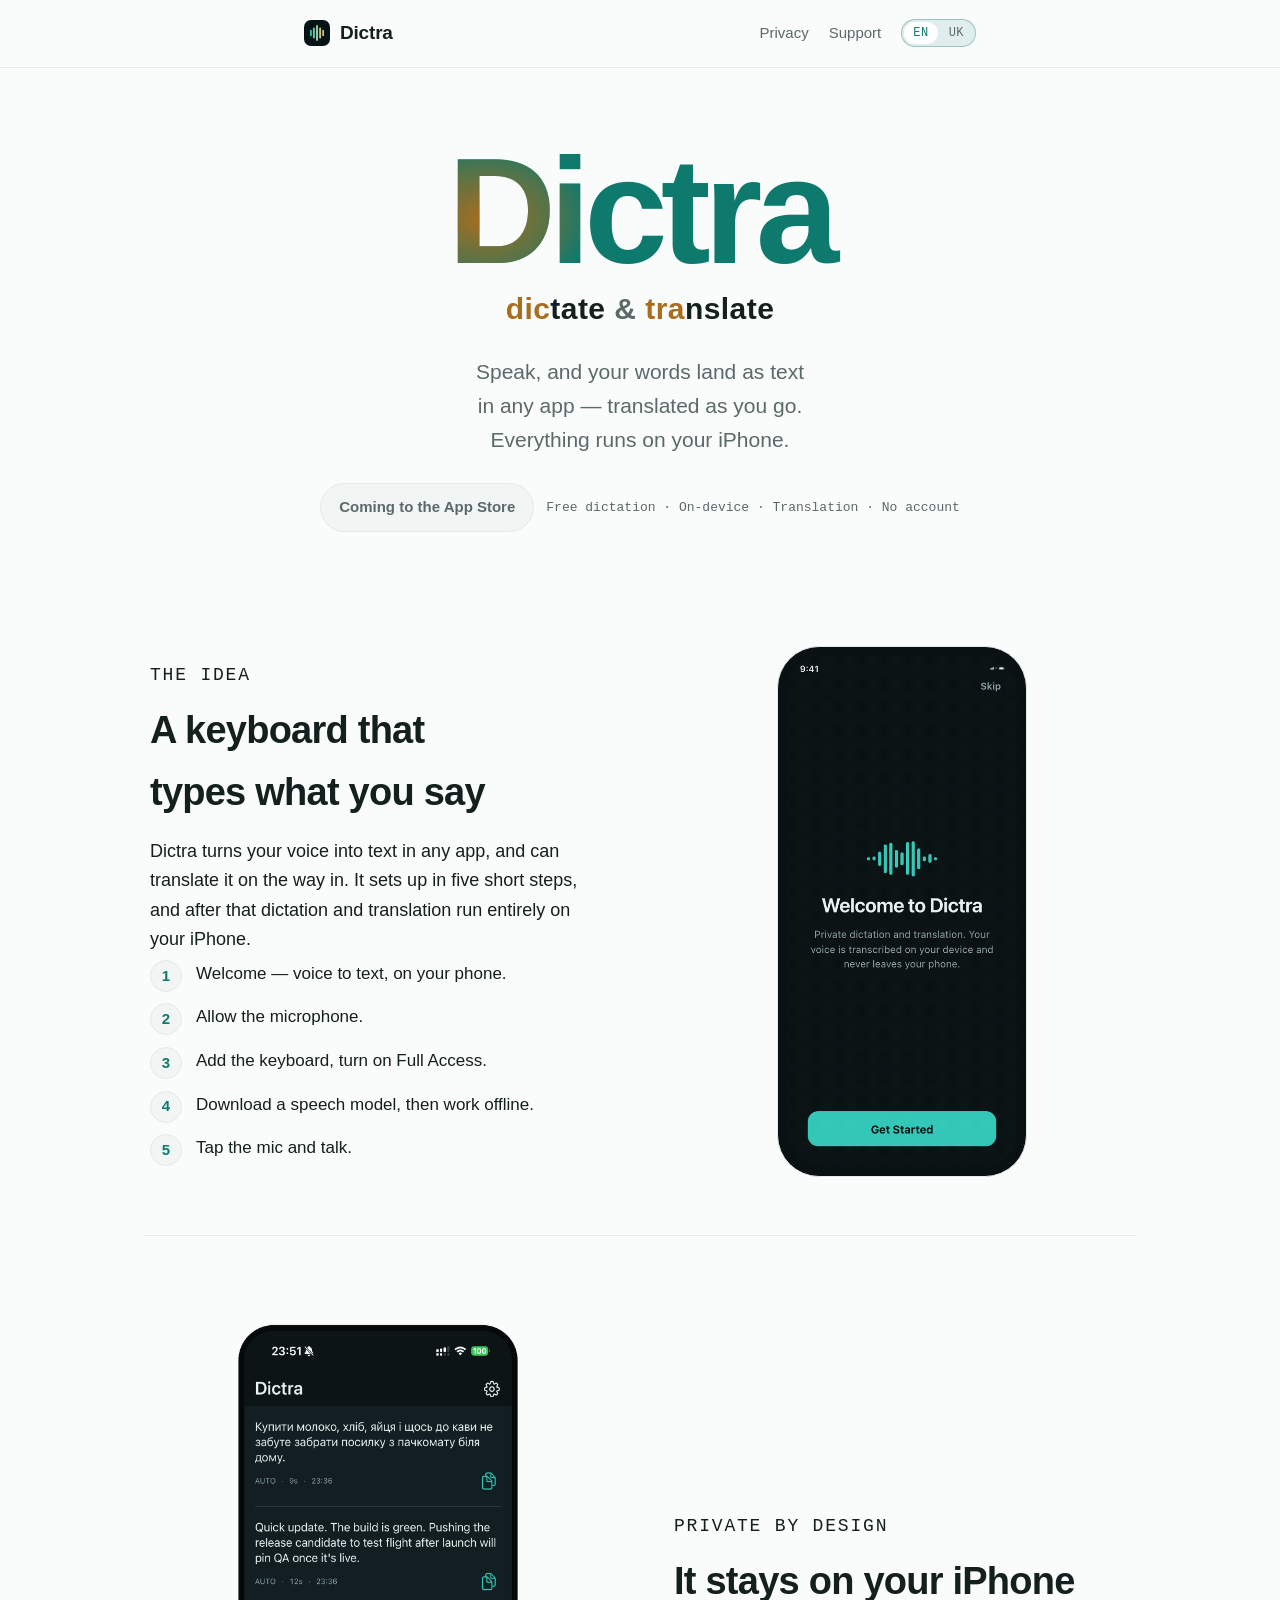
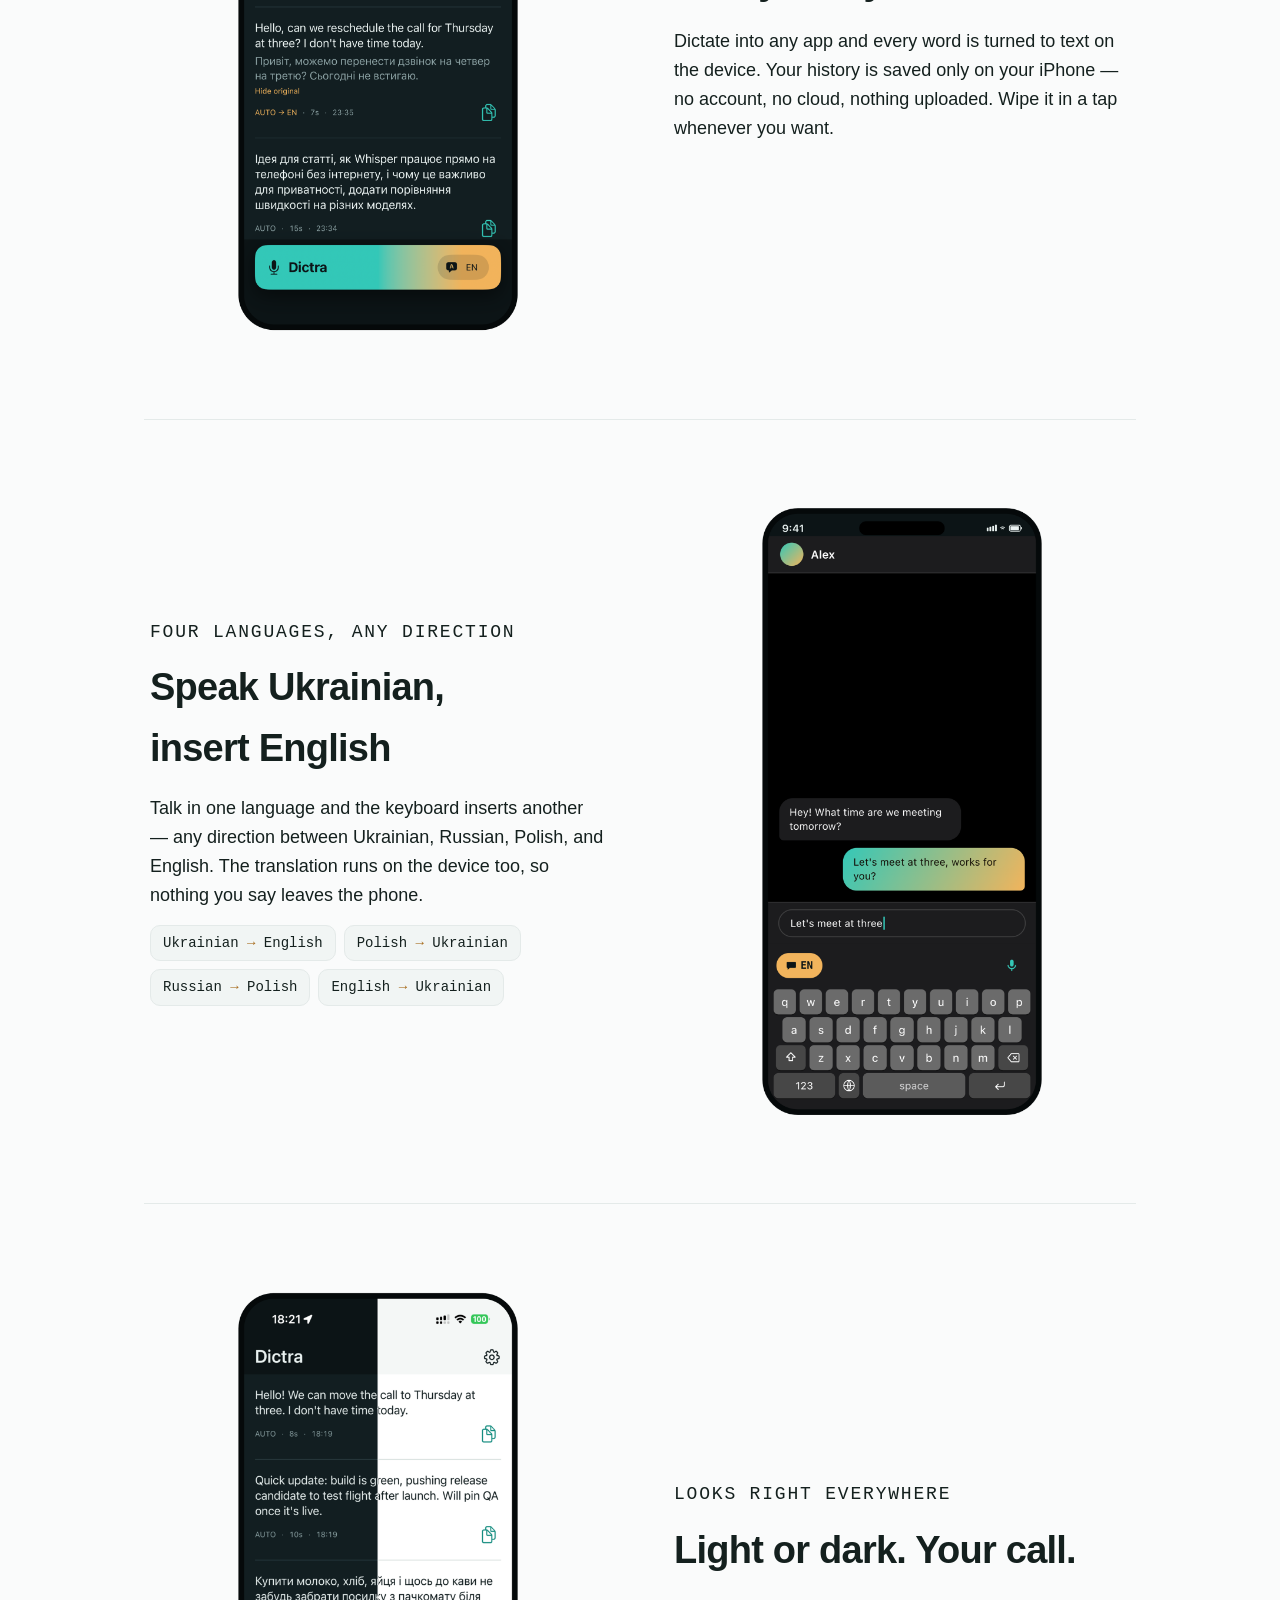
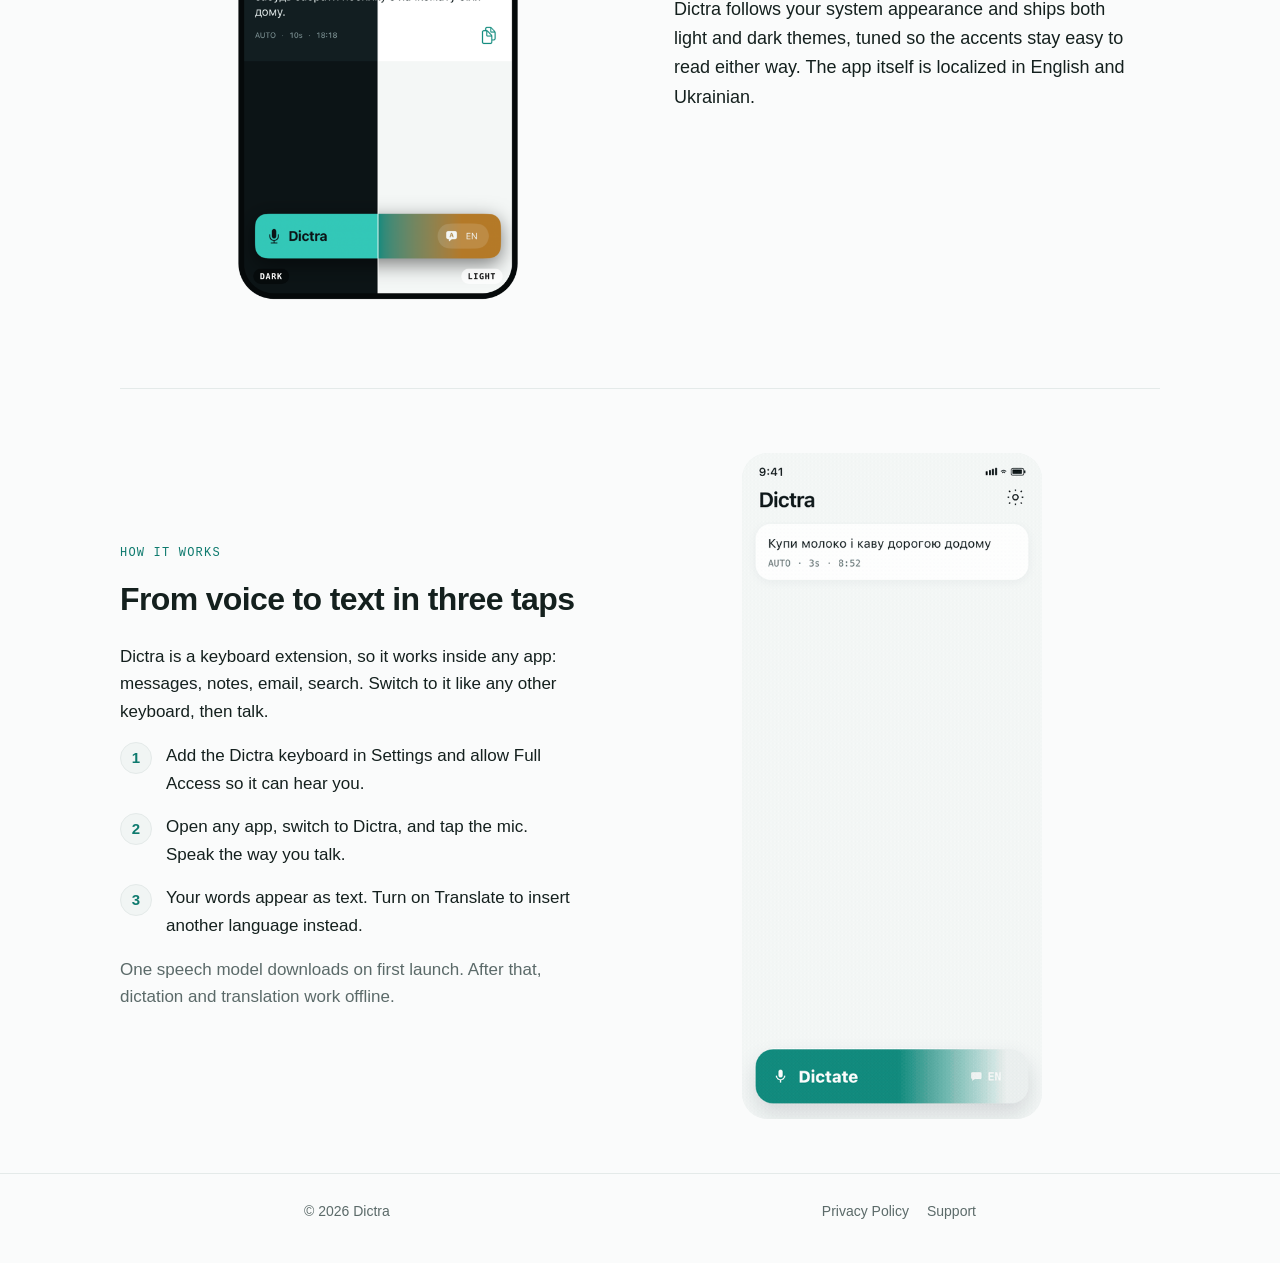
<file: index.html>
<!doctype html>
<html lang="en">
<head>
  <meta charset="utf-8">
  <meta name="viewport" content="width=device-width, initial-scale=1">
  <title data-i18n="title.index">Dictra — Talk, Type, Translate</title>
  <meta name="description" content="A private iOS keyboard that turns your voice into text, or its translation, in any app. Dictation and translation run on your iPhone. Ukrainian, Russian, Polish, English. Free.">
  <link rel="icon" type="image/png" sizes="256x256" href="assets/icon/favicon-256.png">
  <link rel="icon" type="image/png" sizes="32x32" href="assets/icon/favicon-32.png">
  <link rel="apple-touch-icon" href="assets/icon/apple-touch-icon.png">
  <meta name="theme-color" content="#0E1517">
  <meta property="og:type" content="website">
  <meta property="og:title" content="Dictra — Talk, Type, Translate">
  <meta property="og:description" content="Private, on-device dictation and translation in any app. Ukrainian, Russian, Polish, English. Free.">
  <meta property="og:image" content="assets/icon/dictra-icon-1024.png">
  <link rel="stylesheet" href="style.css">
</head>
<body>
  <header class="site-head">
    <div class="wrap">
      <a class="brand" href="index.html"><img class="mark" src="assets/icon/apple-touch-icon.png" alt="" width="26" height="26">Dictra</a>
      <nav class="nav">
        <a href="privacy.html" data-i18n="nav.privacy">Privacy</a>
        <a href="support.html" data-i18n="nav.support">Support</a>
        <div class="lang-toggle" role="group" aria-label="Language">
          <button type="button" data-setlang="en" aria-pressed="true">EN</button>
          <button type="button" data-setlang="uk" aria-pressed="false">UK</button>
        </div>
      </nav>
    </div>
  </header>

  <main>
    <section class="hero">
      <div class="wrap">
        <h1 class="wordmark reveal">Dictra</h1>
        <p class="wordtag reveal" data-i18n="hero.tag"><span class="tr">dic</span>tate <span class="amp">&amp;</span> <span class="tr">tra</span>nslate</p>
        <p class="lede reveal" data-i18n="hero.lede">Speak, and your words land as text in any app — translated as you go. Everything runs on your iPhone.</p>
        <div class="cta-row reveal">
          <span class="pill" data-i18n="hero.pill">Coming to the App Store</span>
          <span class="meta-pills" data-i18n="hero.pills">Free dictation · On-device · Translation · No account</span>
        </div>
      </div>
    </section>

    <section class="features">
      <div class="wrap">

        <article class="feature reverse">
          <div class="feature-media reveal from-right">
            <div class="phone-shell">
              <img class="phone-gif" src="assets/video/dictra-onboarding.gif" alt="Dictra's onboarding, screen by screen: welcome, microphone, keyboard, speech model, and the first dictation" loading="lazy" width="440" height="978">
            </div>
          </div>
          <div class="feature-copy reveal">
            <p class="kicker" data-i18n="f1.kicker">The idea</p>
            <h2 data-i18n="f1.h2">A keyboard that types what you say</h2>
            <p data-i18n="f1.p">Dictra turns your voice into text in any app, and can translate it on the way in. It sets up in five short steps, and after that dictation and translation run entirely on your iPhone.</p>
            <ol class="steps onboarding-steps">
              <li data-i18n="f1.s1">Welcome — voice to text, on your phone.</li>
              <li data-i18n="f1.s2">Allow the microphone.</li>
              <li data-i18n="f1.s3">Add the keyboard, turn on Full Access.</li>
              <li data-i18n="f1.s4">Download a speech model, then work offline.</li>
              <li data-i18n="f1.s5">Tap the mic and talk.</li>
            </ol>
          </div>
        </article>

        <article class="feature">
          <div class="feature-media reveal from-left">
            <img src="assets/screenshots/phone-history.png" alt="Dictra home with on-device dictation history" loading="lazy" width="1079" height="2264">
          </div>
          <div class="feature-copy reveal">
            <p class="kicker" data-i18n="f2.kicker">Private by design</p>
            <h2 data-i18n="f2.h2">It stays on your iPhone</h2>
            <p data-i18n="f2.p">Dictate into any app and every word is turned to text on the device. Your history is saved only on your iPhone — no account, no cloud, nothing uploaded. Wipe it in a tap whenever you want.</p>
          </div>
        </article>

        <article class="feature reverse">
          <div class="feature-media reveal from-right">
            <img src="assets/screenshots/phone-keyboard.png" alt="Dictra keyboard translating Ukrainian to English in a chat" loading="lazy" width="1079" height="2264">
          </div>
          <div class="feature-copy reveal">
            <p class="kicker" data-i18n="f3.kicker">Four languages, any direction</p>
            <h2 data-i18n="f3.h2">Speak Ukrainian, insert English</h2>
            <p data-i18n="f3.p">Talk in one language and the keyboard inserts another — any direction between Ukrainian, Russian, Polish, and English. The translation runs on the device too, so nothing you say leaves the phone.</p>
            <ul class="examples">
              <li data-i18n="f3.e1">Ukrainian <b>→</b> English</li>
              <li data-i18n="f3.e2">Polish <b>→</b> Ukrainian</li>
              <li data-i18n="f3.e3">Russian <b>→</b> Polish</li>
              <li data-i18n="f3.e4">English <b>→</b> Ukrainian</li>
            </ul>
          </div>
        </article>

        <article class="feature">
          <div class="feature-media reveal from-left">
            <img src="assets/screenshots/phone-themes.png" alt="Dictra shown side by side in dark and light themes" loading="lazy" width="1079" height="2264">
          </div>
          <div class="feature-copy reveal">
            <p class="kicker" data-i18n="f4.kicker">Looks right everywhere</p>
            <h2 data-i18n="f4.h2">Light or dark. Your call.</h2>
            <p data-i18n="f4.p">Dictra follows your system appearance and ships both light and dark themes, tuned so the accents stay easy to read either way. The app itself is localized in English and Ukrainian.</p>
          </div>
        </article>

      </div>
    </section>

    <section class="howto">
      <div class="wrap promo">
        <div class="promo-copy reveal">
          <p class="kicker" data-i18n="ht.kicker">How it works</p>
          <h2 data-i18n="ht.h2">From voice to text in three taps</h2>
          <p data-i18n="ht.p">Dictra is a keyboard extension, so it works inside any app: messages, notes, email, search. Switch to it like any other keyboard, then talk.</p>
          <ol class="steps">
            <li data-i18n="ht.s1">Add the Dictra keyboard in Settings and allow Full Access so it can hear you.</li>
            <li data-i18n="ht.s2">Open any app, switch to Dictra, and tap the mic. Speak the way you talk.</li>
            <li data-i18n="ht.s3">Your words appear as text. Turn on Translate to insert another language instead.</li>
          </ol>
          <p class="muted" data-i18n="ht.muted">One speech model downloads on first launch. After that, dictation and translation work offline.</p>
        </div>
        <div class="promo-video reveal from-right">
          <img class="promo-gif" src="assets/video/dictra-promo.gif" alt="Dictra in motion — dictate into the field, then translate" loading="lazy">
        </div>
      </div>
    </section>
  </main>

  <footer class="site-foot">
    <div class="wrap">
      <span>© 2026 Dictra</span>
      <span class="links">
        <a href="privacy.html" data-i18n="foot.privacy">Privacy Policy</a>
        <a href="support.html" data-i18n="foot.support">Support</a>
      </span>
    </div>
  </footer>

  <script>
    (function () {
      var els = document.querySelectorAll('.reveal');
      var reduce = window.matchMedia && window.matchMedia('(prefers-reduced-motion: reduce)').matches;
      if (reduce || !('IntersectionObserver' in window)) {
        els.forEach(function (el) { el.classList.add('in'); });
        return;
      }
      var io = new IntersectionObserver(function (entries) {
        entries.forEach(function (e) {
          if (e.isIntersecting) { e.target.classList.add('in'); io.unobserve(e.target); }
        });
      }, { threshold: 0.14, rootMargin: '0px 0px -7% 0px' });
      els.forEach(function (el) { io.observe(el); });
    })();
  </script>
  <script src="i18n.js"></script>
</body>
</html>
</file>
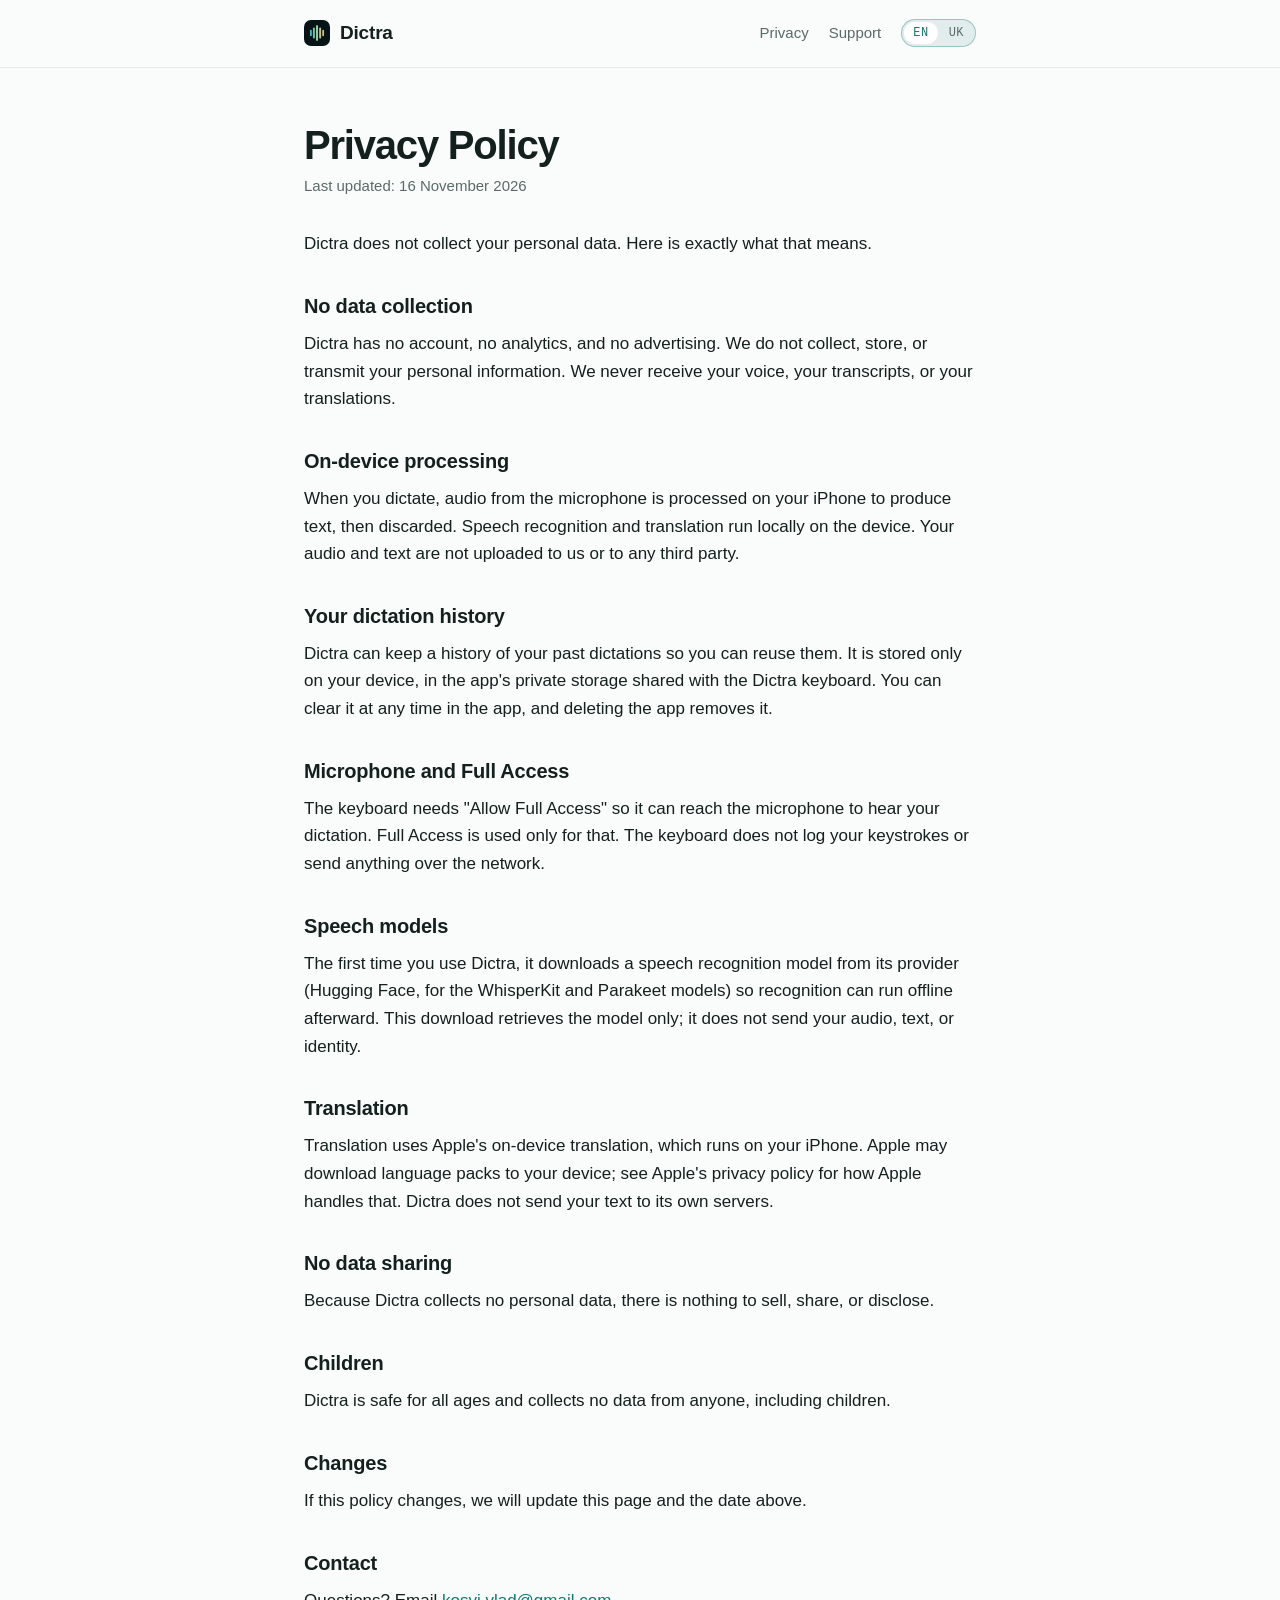
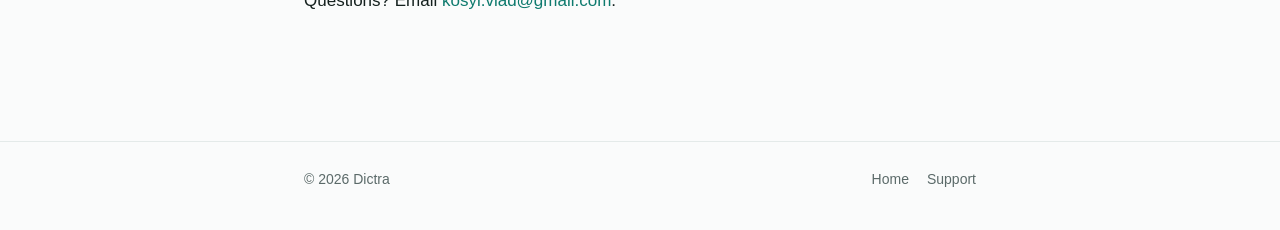
<file: privacy.html>
<!doctype html>
<html lang="en">
<head>
  <meta charset="utf-8">
  <meta name="viewport" content="width=device-width, initial-scale=1">
  <title data-i18n="title.privacy">Privacy Policy — Dictra</title>
  <meta name="description" content="Dictra does not collect your personal data. Speech recognition and translation run on your iPhone; your voice, transcripts, and translations never reach us.">
  <link rel="icon" type="image/png" sizes="256x256" href="assets/icon/favicon-256.png">
  <link rel="icon" type="image/png" sizes="32x32" href="assets/icon/favicon-32.png">
  <link rel="apple-touch-icon" href="assets/icon/apple-touch-icon.png">
  <meta name="theme-color" content="#0E1517">
  <link rel="stylesheet" href="style.css">
</head>
<body>
  <header class="site-head">
    <div class="wrap">
      <a class="brand" href="index.html"><img class="mark" src="assets/icon/apple-touch-icon.png" alt="" width="26" height="26">Dictra</a>
      <nav class="nav">
        <a href="privacy.html" data-i18n="nav.privacy">Privacy</a>
        <a href="support.html" data-i18n="nav.support">Support</a>
        <div class="lang-toggle" role="group" aria-label="Language">
          <button type="button" data-setlang="en" aria-pressed="true">EN</button>
          <button type="button" data-setlang="uk" aria-pressed="false">UK</button>
        </div>
      </nav>
    </div>
  </header>

  <main class="page-main">
    <div class="wrap doc">
      <h1 data-i18n="pr.h1">Privacy Policy</h1>
      <p class="updated" data-i18n="pr.updated">Last updated: 16 November 2026</p>

      <p data-i18n="pr.intro">Dictra does not collect your personal data. Here is exactly what that means.</p>

      <h2 data-i18n="pr.h.nodata">No data collection</h2>
      <p data-i18n="pr.p.nodata">Dictra has no account, no analytics, and no advertising. We do not collect, store, or transmit your personal information. We never receive your voice, your transcripts, or your translations.</p>

      <h2 data-i18n="pr.h.ondevice">On-device processing</h2>
      <p data-i18n="pr.p.ondevice">When you dictate, audio from the microphone is processed on your iPhone to produce text, then discarded. Speech recognition and translation run locally on the device. Your audio and text are not uploaded to us or to any third party.</p>

      <h2 data-i18n="pr.h.history">Your dictation history</h2>
      <p data-i18n="pr.p.history">Dictra can keep a history of your past dictations so you can reuse them. It is stored only on your device, in the app's private storage shared with the Dictra keyboard. You can clear it at any time in the app, and deleting the app removes it.</p>

      <h2 data-i18n="pr.h.mic">Microphone and Full Access</h2>
      <p data-i18n="pr.p.mic">The keyboard needs "Allow Full Access" so it can reach the microphone to hear your dictation. Full Access is used only for that. The keyboard does not log your keystrokes or send anything over the network.</p>

      <h2 data-i18n="pr.h.models">Speech models</h2>
      <p data-i18n="pr.p.models">The first time you use Dictra, it downloads a speech recognition model from its provider (Hugging Face, for the WhisperKit and Parakeet models) so recognition can run offline afterward. This download retrieves the model only; it does not send your audio, text, or identity.</p>

      <h2 data-i18n="pr.h.translation">Translation</h2>
      <p data-i18n="pr.p.translation">Translation uses Apple's on-device translation, which runs on your iPhone. Apple may download language packs to your device; see Apple's privacy policy for how Apple handles that. Dictra does not send your text to its own servers.</p>

      <h2 data-i18n="pr.h.sharing">No data sharing</h2>
      <p data-i18n="pr.p.sharing">Because Dictra collects no personal data, there is nothing to sell, share, or disclose.</p>

      <h2 data-i18n="pr.h.children">Children</h2>
      <p data-i18n="pr.p.children">Dictra is safe for all ages and collects no data from anyone, including children.</p>

      <h2 data-i18n="pr.h.changes">Changes</h2>
      <p data-i18n="pr.p.changes">If this policy changes, we will update this page and the date above.</p>

      <h2 data-i18n="pr.h.contact">Contact</h2>
      <p data-i18n="pr.p.contact">Questions? Email <a href="mailto:kosyi.vlad@gmail.com">kosyi.vlad@gmail.com</a>.</p>
    </div>
  </main>

  <footer class="site-foot">
    <div class="wrap">
      <span>© 2026 Dictra</span>
      <span class="links">
        <a href="index.html" data-i18n="foot.home">Home</a>
        <a href="support.html" data-i18n="foot.support">Support</a>
      </span>
    </div>
  </footer>
  <script src="i18n.js"></script>
</body>
</html>
</file>
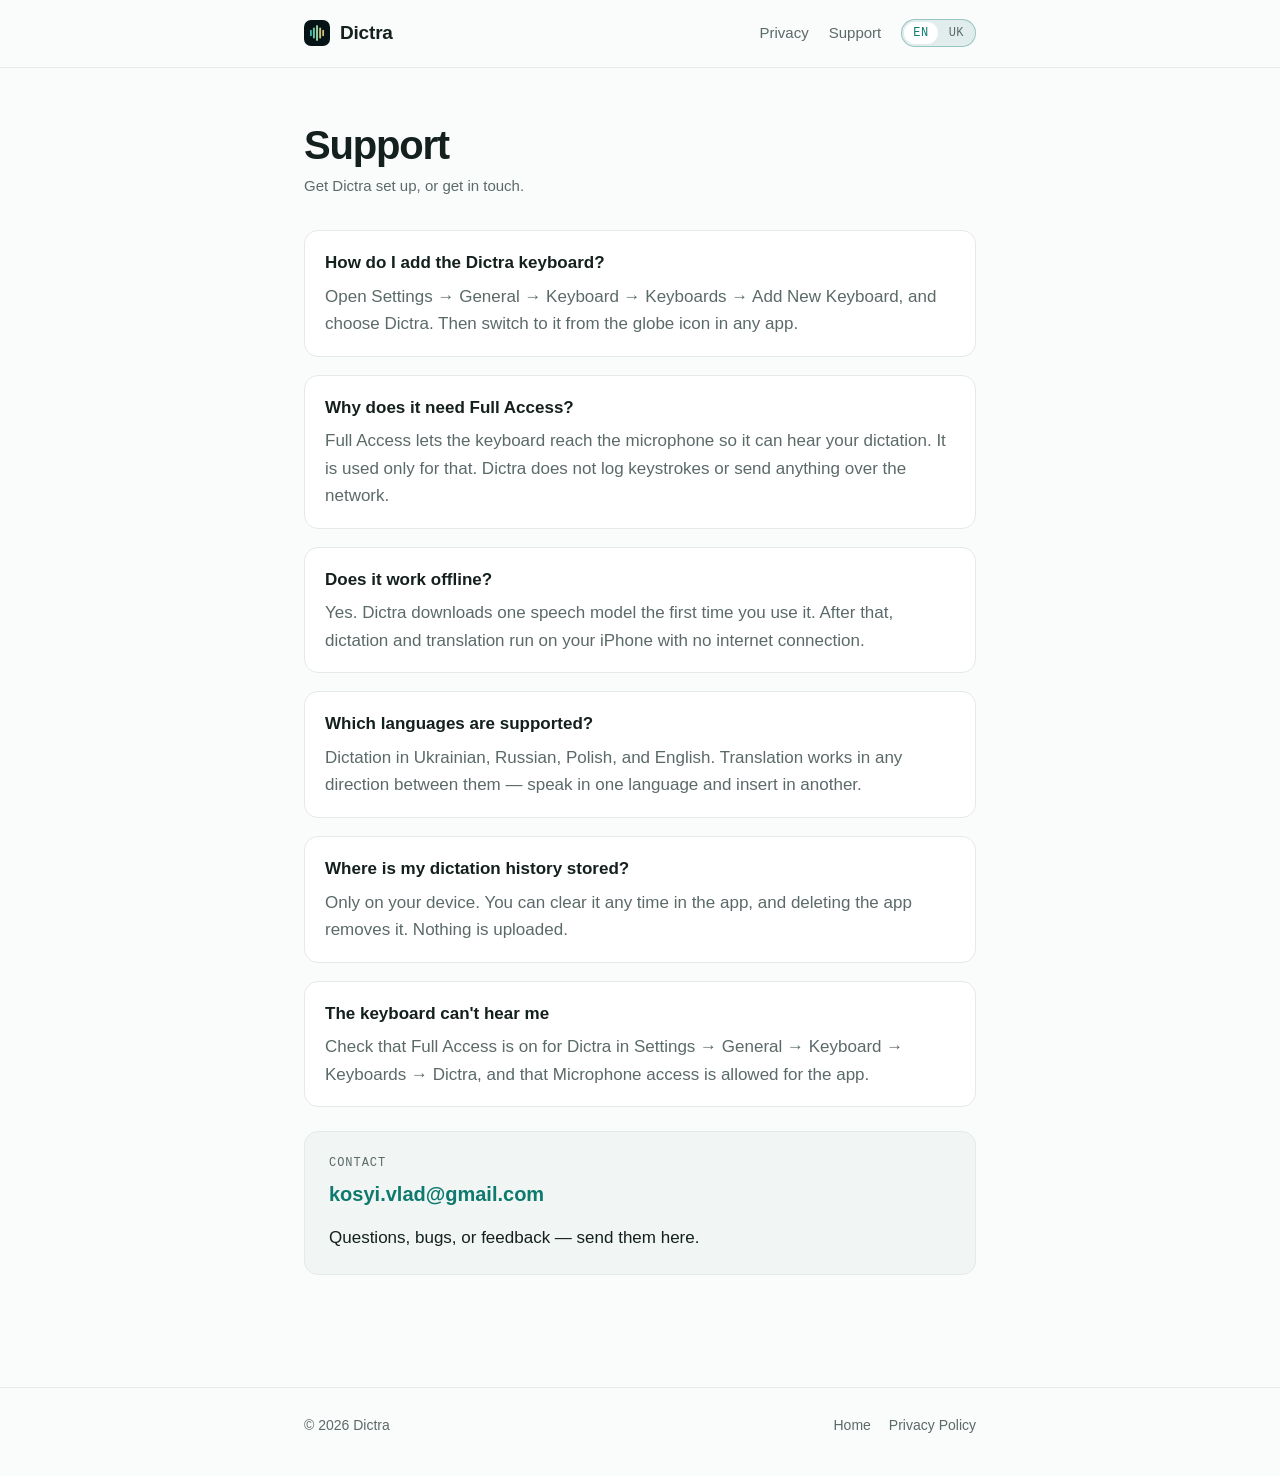
<file: support.html>
<!doctype html>
<html lang="en">
<head>
  <meta charset="utf-8">
  <meta name="viewport" content="width=device-width, initial-scale=1">
  <title data-i18n="title.support">Support — Dictra</title>
  <meta name="description" content="Help with Dictra: adding the keyboard, Full Access, offline models, dictation history, and how to get in touch.">
  <link rel="icon" type="image/png" sizes="256x256" href="assets/icon/favicon-256.png">
  <link rel="icon" type="image/png" sizes="32x32" href="assets/icon/favicon-32.png">
  <link rel="apple-touch-icon" href="assets/icon/apple-touch-icon.png">
  <meta name="theme-color" content="#0E1517">
  <link rel="stylesheet" href="style.css">
</head>
<body>
  <header class="site-head">
    <div class="wrap">
      <a class="brand" href="index.html"><img class="mark" src="assets/icon/apple-touch-icon.png" alt="" width="26" height="26">Dictra</a>
      <nav class="nav">
        <a href="privacy.html" data-i18n="nav.privacy">Privacy</a>
        <a href="support.html" data-i18n="nav.support">Support</a>
        <div class="lang-toggle" role="group" aria-label="Language">
          <button type="button" data-setlang="en" aria-pressed="true">EN</button>
          <button type="button" data-setlang="uk" aria-pressed="false">UK</button>
        </div>
      </nav>
    </div>
  </header>

  <main class="page-main">
    <div class="wrap doc">
      <h1 data-i18n="sp.h1">Support</h1>
      <p class="updated" data-i18n="sp.updated">Get Dictra set up, or get in touch.</p>

      <div class="faq">
        <div class="q">
          <h3 data-i18n="sp.q1">How do I add the Dictra keyboard?</h3>
          <p data-i18n="sp.a1">Open Settings → General → Keyboard → Keyboards → Add New Keyboard, and choose Dictra. Then switch to it from the globe icon in any app.</p>
        </div>
        <div class="q">
          <h3 data-i18n="sp.q2">Why does it need Full Access?</h3>
          <p data-i18n="sp.a2">Full Access lets the keyboard reach the microphone so it can hear your dictation. It is used only for that. Dictra does not log keystrokes or send anything over the network.</p>
        </div>
        <div class="q">
          <h3 data-i18n="sp.q3">Does it work offline?</h3>
          <p data-i18n="sp.a3">Yes. Dictra downloads one speech model the first time you use it. After that, dictation and translation run on your iPhone with no internet connection.</p>
        </div>
        <div class="q">
          <h3 data-i18n="sp.q4">Which languages are supported?</h3>
          <p data-i18n="sp.a4">Dictation in Ukrainian, Russian, Polish, and English. Translation works in any direction between them — speak in one language and insert in another.</p>
        </div>
        <div class="q">
          <h3 data-i18n="sp.q5">Where is my dictation history stored?</h3>
          <p data-i18n="sp.a5">Only on your device. You can clear it any time in the app, and deleting the app removes it. Nothing is uploaded.</p>
        </div>
        <div class="q">
          <h3 data-i18n="sp.q6">The keyboard can't hear me</h3>
          <p data-i18n="sp.a6">Check that Full Access is on for Dictra in Settings → General → Keyboard → Keyboards → Dictra, and that Microphone access is allowed for the app.</p>
        </div>
      </div>

      <div class="contact-card">
        <p class="label" data-i18n="sp.contact.label">Contact</p>
        <p class="email"><a href="mailto:kosyi.vlad@gmail.com">kosyi.vlad@gmail.com</a></p>
        <p class="muted" style="margin:6px 0 0;" data-i18n="sp.contact.muted">Questions, bugs, or feedback — send them here.</p>
      </div>
    </div>
  </main>

  <footer class="site-foot">
    <div class="wrap">
      <span>© 2026 Dictra</span>
      <span class="links">
        <a href="index.html" data-i18n="foot.home">Home</a>
        <a href="privacy.html" data-i18n="foot.privacy">Privacy Policy</a>
      </span>
    </div>
  </footer>
  <script src="i18n.js"></script>
</body>
</html>
</file>
<file: style.css>
/* Dictra site — shared styles. Self-contained: no web fonts, no third-party
   requests, to match the product's privacy stance. Light and dark via the
   viewer's OS preference. */

:root {
  --bg: #FAFBFB;
  --surface: #FFFFFF;
  --surface-2: #F1F5F4;
  --text: #14201E;
  --muted: #5B6A69;
  --line: #E4EAE9;
  --voice: #0E7A6E;   /* teal — "voice" / dictation */
  --meaning: #A86D1F; /* amber — "meaning" / translation */
  --voice-soft: rgba(14, 122, 110, 0.10);  /* faint teal fill (accents) */
  --voice-line: rgba(14, 122, 110, 0.34);  /* faint teal border */
  --radius: 14px;
  --maxw: 720px;
  color-scheme: light dark;
}

@media (prefers-color-scheme: dark) {
  :root {
    --bg: #0E1517;
    --surface: #16211F;
    --surface-2: #1B2A2E;
    --text: #E8EFEE;
    --muted: #8DA3A5;
    --line: #26363A;
    --voice: #34C8B8;
    --meaning: #F2B45C;
    --voice-soft: rgba(52, 200, 184, 0.13);
    --voice-line: rgba(52, 200, 184, 0.32);
  }
}

* { box-sizing: border-box; }
html { -webkit-text-size-adjust: 100%; }

body {
  margin: 0;
  background: var(--bg);
  color: var(--text);
  font-family: -apple-system, BlinkMacSystemFont, "Segoe UI", Roboto, Helvetica, Arial, sans-serif;
  font-size: 17px;
  line-height: 1.62;
  -webkit-font-smoothing: antialiased;
  text-rendering: optimizeLegibility;
}

.wrap { max-width: var(--maxw); margin: 0 auto; padding: 0 24px; }

a { color: var(--voice); text-decoration: none; }
a:hover { text-decoration: underline; }
a:focus-visible { outline: 2px solid var(--voice); outline-offset: 2px; border-radius: 4px; }

/* Header */
.site-head { border-bottom: 1px solid var(--line); }
.site-head .wrap {
  display: flex; align-items: center; justify-content: space-between;
  gap: 16px; padding-top: 18px; padding-bottom: 18px;
}
.brand {
  display: inline-flex; align-items: center; gap: 10px;
  font-weight: 700; font-size: 19px; letter-spacing: -0.01em; color: var(--text);
}
.brand:hover { text-decoration: none; }
.brand .mark {
  width: 26px; height: 26px; border-radius: 7px;
  display: inline-block; object-fit: cover; flex: none;
}
.nav { display: flex; align-items: center; gap: 20px; font-size: 15px; }
.nav a { color: var(--muted); }
.nav a:hover { color: var(--text); text-decoration: none; }

/* Language toggle (EN · UK) */
.lang-toggle {
  display: inline-flex; align-items: center; gap: 2px;
  border: 1px solid var(--voice-line); border-radius: 999px; padding: 2px;
  background: var(--voice-soft);
}
.lang-toggle button {
  font-family: ui-monospace, "SF Mono", Menlo, monospace;
  font-size: 12px; letter-spacing: 0.04em; line-height: 1;
  color: var(--muted); background: transparent; border: 0; cursor: pointer;
  padding: 5px 9px; border-radius: 999px;
  transition: color 0.15s, background 0.15s;
}
.lang-toggle button:hover { color: var(--voice); }
.lang-toggle button[aria-pressed="true"] { color: var(--voice); background: var(--surface); }
.lang-toggle button:focus-visible { outline: 2px solid var(--voice); outline-offset: 2px; }

/* Hero */
.hero { padding: 76px 0 56px; text-align: center; }
.eyebrow {
  font-family: ui-monospace, "SF Mono", Menlo, monospace;
  font-size: 13px; letter-spacing: 0.08em; text-transform: uppercase;
  color: var(--muted); margin: 0 0 18px;
}
h1 {
  font-size: clamp(38px, 7vw, 56px); line-height: 1.05; letter-spacing: -0.03em;
  font-weight: 800; margin: 0 0 20px; text-wrap: balance;
}
h1 .accent { color: var(--meaning); }
.lede {
  font-size: clamp(18px, 2.4vw, 21px); color: var(--muted);
  max-width: 34ch; margin: 0 auto 26px; text-wrap: balance;
}
.langs {
  display: inline-flex; flex-wrap: wrap; gap: 8px; justify-content: center;
  list-style: none; padding: 0; margin: 0 0 30px;
}
.langs li {
  font-size: 14px; color: var(--text);
  background: var(--surface-2); border: 1px solid var(--line);
  padding: 5px 12px; border-radius: 999px;
}
.cta-row { display: flex; gap: 12px; justify-content: center; flex-wrap: wrap; }
.pill {
  display: inline-flex; align-items: center; gap: 8px;
  font-size: 15px; font-weight: 600;
  padding: 11px 18px; border-radius: 999px;
  background: var(--surface-2); color: var(--muted); border: 1px solid var(--line);
}

/* Sections */
section.block { padding: 40px 0; border-top: 1px solid var(--line); }
section.block:first-of-type { border-top: none; }
.kicker {
  font-family: ui-monospace, "SF Mono", Menlo, monospace;
  font-size: 12px; letter-spacing: 0.1em; text-transform: uppercase;
  color: var(--voice); margin: 0 0 10px;
}
section.block h2 {
  font-size: clamp(24px, 3.5vw, 30px); letter-spacing: -0.02em; font-weight: 750;
  margin: 0 0 12px; text-wrap: balance;
}
section.block p { margin: 0 0 14px; color: var(--text); }
section.block p.muted { color: var(--muted); }

.examples { display: flex; flex-wrap: wrap; gap: 8px; list-style: none; padding: 0; margin: 14px 0 0; }
.examples li {
  font-family: ui-monospace, "SF Mono", Menlo, monospace; font-size: 14px;
  background: var(--surface-2); border: 1px solid var(--line);
  padding: 6px 12px; border-radius: 10px; color: var(--text);
}
.examples li b { color: var(--meaning); font-weight: 600; }

/* Ordered steps */
ol.steps { margin: 6px 0 0; padding: 0; list-style: none; counter-reset: step; }
ol.steps li {
  position: relative; padding: 0 0 16px 46px; counter-increment: step;
}
ol.steps li::before {
  content: counter(step);
  position: absolute; left: 0; top: 0;
  width: 30px; height: 30px; border-radius: 50%;
  background: var(--surface-2); border: 1px solid var(--line);
  color: var(--voice); font-weight: 700; font-size: 15px;
  display: inline-flex; align-items: center; justify-content: center;
}
ol.steps li:last-child { padding-bottom: 0; }

/* Legal / long-form copy */
.doc h1 { font-size: clamp(30px, 5vw, 40px); text-align: left; margin: 0 0 8px; }
.doc .updated { color: var(--muted); font-size: 15px; margin: 0 0 32px; }
.doc h2 {
  font-size: 20px; letter-spacing: -0.01em; font-weight: 700;
  margin: 32px 0 8px;
}
.doc p { margin: 0 0 14px; }
.page-main { padding: 56px 0 72px; }

/* FAQ */
.faq { display: grid; gap: 18px; margin-top: 8px; }
.faq .q {
  background: var(--surface); border: 1px solid var(--line);
  border-radius: var(--radius); padding: 18px 20px;
}
.faq .q h3 { margin: 0 0 6px; font-size: 17px; font-weight: 700; }
.faq .q p { margin: 0; color: var(--muted); }

.contact-card {
  background: var(--surface-2); border: 1px solid var(--line);
  border-radius: var(--radius); padding: 22px 24px; margin-top: 24px;
}
.contact-card .label {
  font-family: ui-monospace, "SF Mono", Menlo, monospace;
  font-size: 12px; letter-spacing: 0.08em; text-transform: uppercase;
  color: var(--muted); margin: 0 0 4px;
}
.contact-card .email { font-size: 20px; font-weight: 700; }

/* Footer */
.site-foot { border-top: 1px solid var(--line); margin-top: 40px; }
.site-foot .wrap {
  display: flex; flex-wrap: wrap; align-items: center; justify-content: space-between;
  gap: 12px; padding-top: 26px; padding-bottom: 40px;
  color: var(--muted); font-size: 14px;
}
.site-foot .links { display: flex; gap: 18px; }
.site-foot a { color: var(--muted); }
.site-foot a:hover { color: var(--text); text-decoration: none; }

@media (max-width: 480px) {
  .hero { padding: 54px 0 40px; }
  .nav { gap: 14px; }
}

/* ---- Landing showcase ---- */
.cta-row { align-items: center; }
.meta-pills {
  font-family: ui-monospace, "SF Mono", Menlo, monospace;
  font-size: 13px; color: var(--muted);
}

/* Brand wordmark — the one bold moment; everything else stays quiet */
.wordmark {
  font-size: clamp(66px, 15vw, 150px);
  line-height: 0.9; letter-spacing: -0.045em; font-weight: 800;
  margin: 0 0 6px;
  /* Teal wordmark with a warm "meaning" glow that slowly wanders across the letters —
     a quiet nod to the app: dictation is the voice, translation is the warmth drifting over it. */
  background-image:
    radial-gradient(closest-side,
      var(--meaning) 0%,
      color-mix(in srgb, var(--meaning) 45%, transparent) 48%,
      transparent 78%),
    linear-gradient(0deg, var(--voice), var(--voice));
  background-repeat: no-repeat;
  background-size: 42% 150%, 100% 100%;
  background-position: 10% 40%, 0 0;
  -webkit-background-clip: text; background-clip: text;
  color: var(--voice); -webkit-text-fill-color: transparent;
  animation: wordmark-roam 11s ease-in-out infinite;
}
@keyframes wordmark-roam {
  0%   { background-position: 6% 32%, 0 0; }
  20%  { background-position: 40% 16%, 0 0; }
  40%  { background-position: 78% 30%, 0 0; }
  58%  { background-position: 94% 72%, 0 0; }
  76%  { background-position: 46% 86%, 0 0; }
  90%  { background-position: 16% 58%, 0 0; }
  100% { background-position: 6% 32%, 0 0; }
}
/* Respect reduced-motion: park the warm glow on the right, no drift. */
@media (prefers-reduced-motion: reduce) {
  .wordmark { animation: none; background-position: 72% 48%, 0 0; }
}
.wordtag {
  font-size: clamp(18px, 4.4vw, 30px); font-weight: 650; letter-spacing: 0.015em;
  margin: 0 0 22px; color: var(--text);
}
.wordtag .tr { color: var(--meaning); }
.wordtag .amp { color: var(--muted); font-weight: 550; }

/* Feature rows — large screenshot beside its topic, alternating sides */
.features .wrap, .howto .wrap { max-width: 1040px; }
.feature {
  display: grid; grid-template-columns: 1fr; gap: 22px; align-items: center;
  padding: 34px 0;
}
.feature + .feature { border-top: 1px solid var(--line); }
.feature-media { display: flex; justify-content: center; }
.feature-media img {
  width: 100%; max-width: 290px; height: auto; display: block;
  transition: transform 0.5s cubic-bezier(0.2, 0.7, 0.2, 1);
}
.feature-copy .kicker { margin-bottom: 10px; }
.feature-copy h2 {
  font-size: clamp(26px, 4.2vw, 38px); letter-spacing: -0.02em; font-weight: 750;
  margin: 0 0 14px; text-wrap: balance;
}
.feature-copy p { margin: 0; color: var(--text); font-size: clamp(16px, 2vw, 18px); }

@media (min-width: 760px) {
  .feature { grid-template-columns: 1fr 1fr; gap: 56px; padding: 58px 0; }
  .feature-media img { max-width: 318px; }
  .feature.reverse .feature-media { order: 2; }
  .feature.reverse .feature-copy { order: 1; }
  .feature-copy { padding: 0 6px; }
}
@media (hover: hover) {
  .feature-media:hover img { transform: translateY(-10px); }
  .feature-media:hover .phone-shell { transform: translateY(-10px); }
  .feature-media:hover .phone-gif { transform: none; }
}

/* Onboarding intro — a looping screen in a device shell, so it reads
   as a phone beside the framed screenshots in the other rows. No shadow:
   the landing keeps media flat. */
.phone-shell {
  width: 100%; max-width: 250px;
  padding: 9px; border-radius: 42px;
  background: #0A1113; border: 1px solid var(--line);
  transition: transform 0.5s cubic-bezier(0.2, 0.7, 0.2, 1);
}
.phone-gif {
  display: block; width: 100%; height: auto;
  max-width: none; filter: none; border-radius: 33px;
}
.onboarding-steps { margin-top: 16px; }
.onboarding-steps li { padding-bottom: 13px; }

/* How it works + promo video.
   Internal separators stay short (inset to the content column); only the
   header and footer rules run edge-to-edge. This divider matches the
   feature-row dividers rather than spanning the full section. */
.promo {
  display: grid; grid-template-columns: 1fr; gap: 28px; align-items: center;
  padding: 48px 0 10px;
  border-top: 1px solid var(--line);
}
.promo-copy h2 {
  font-size: clamp(24px, 3.6vw, 32px); letter-spacing: -0.02em; font-weight: 750;
  margin: 0 0 16px; text-wrap: balance;
}
.promo-copy .muted { color: var(--muted); margin-top: 16px; }
.promo-video { display: flex; justify-content: center; }
.promo-video .promo-gif {
  width: 300px; max-width: 80vw; height: auto; border-radius: 26px;
  background: #EEF3F2; display: block;
}
@media (min-width: 760px) {
  .promo { grid-template-columns: 0.92fr 1.08fr; gap: 48px; padding: 64px 0 14px; }
  .promo-video { order: 2; }
  .promo-copy { order: 1; }
}

/* Scroll-reveal motion — light, presentational, respects reduced-motion */
.reveal {
  opacity: 0; transform: translateY(22px);
  transition: opacity 0.7s ease, transform 0.7s cubic-bezier(0.2, 0.7, 0.2, 1);
}
.reveal.from-left { transform: translateX(-34px); }
.reveal.from-right { transform: translateX(34px); }
.reveal.in { opacity: 1; transform: none; }

.hero .reveal { transition-delay: 0.04s; }
.hero .wordmark.reveal { transition-delay: 0.10s; }
.hero .wordtag.reveal { transition-delay: 0.16s; }
.hero .lede.reveal { transition-delay: 0.22s; }
.hero .cta-row.reveal { transition-delay: 0.28s; }
.feature-copy.reveal { transition-delay: 0.08s; }

@media (prefers-reduced-motion: reduce) {
  .reveal, .feature-media img { transition: none; }
  .reveal { opacity: 1; transform: none; }
}

@media (max-width: 480px) {
  .feature-media img { max-width: 258px; }
}
</file>
